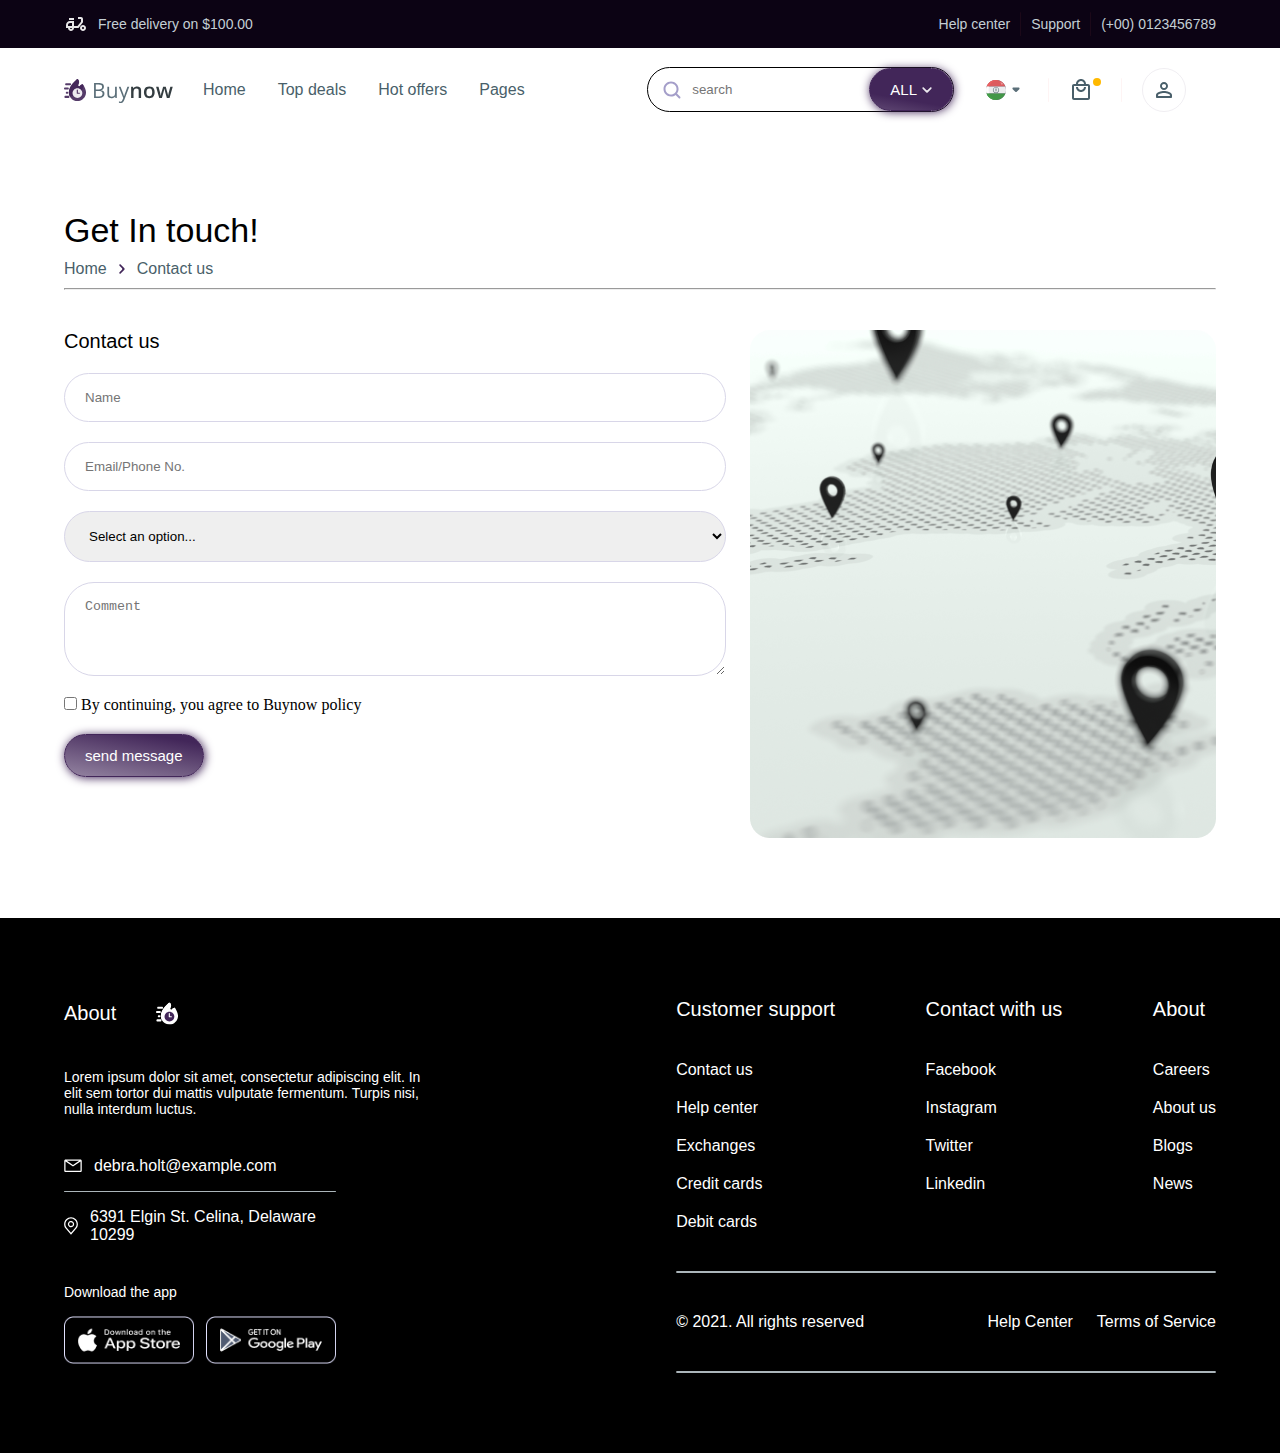
<file: contect-US.html>
<!DOCTYPE html>
<html>

<head>
    <meta charset="UTF-8" />
    <meta name="viewport" content="width=device-width, initial-scale=1.0" />
    <link rel="stylesheet" href="./assets/style/style.css">
    <link rel="stylesheet" href="./assets/style/products.css">
    <link rel="stylesheet" href="./assets/style/help-center.css">
    <link rel="stylesheet" href="./assets/style/contect-US.css">
    <title>HELP-CENTER</title>
</head>

<body>
    <!-- header section start -->
    <header>
        <!-- 1st header start -->
        <section class="header1st-section d-none">
            <div class="container">
                <div class="header1st-f-div">
                    <div class="flex-only">
                        <img src="./assets/icons/1st-header-icon.svg" />
                        <h2 class="header1st-txts">Free delivery on $100.00</h2>
                    </div>
                    <a class="header1st-txts display-none-before" href="./help-center.html">Help center</a>
                    <div class="flex-only display-block-after">
                        <a class="header1st-txts" href="./help-center.html">Help center</a>
                        <img src="./assets/icons/vertical-line.svg" />
                        <a class="header1st-txts" href="./contect-US.html">Support</a>
                        <img src="./assets/icons/vertical-line.svg" />
                        <a class="header1st-txts" href="tel:(+00) 0123456789">(+00) 0123456789</a>
                    </div>
                </div>
            </div>
        </section>
        <!-- 1st header end -->

        <!-- 2nd header start -->
        <section>
            <div class="container">
                <Div class="main-header-section">
                    <div class="buy-now-logo-div">
                        <img class="d-none" src="./assets/icons/main-logo.svg" alt="buy-now" />
                        <img class="filter-btn" src="./assets/icons/left-arrow.svg" />
                        <Div class="menu-items display-block-after">
                            <a class="menu-txt" href="./index.html">Home</a>
                            <a class="menu-txt" href="">Top deals</a>
                            <a class="menu-txt" href="">Hot offers</a>
                            <a class="menu-txt" href="">Pages</a>
                        </Div>
                    </div>
                    <div class="buy-now-logo-div">
                        <div class="search-div display-block-after">
                            <button><img src="./assets/icons/search.svg" /></button>
                            <form class="search-form">
                                <input class="search-input" type="search" placeholder="search" />
                                <button class="all-buttons">ALL<img src="./assets/icons/go-down.svg" /></button>
                            </form>
                        </div>
                        <div class="profile-div display-block-after">
                            <button><img src="./assets/icons/Langauge.svg" /></button>
                            <img src="./assets/icons/vertical-line.svg" />
                            <button><img src="./assets/icons/beg-icon.svg" /></button>
                            <img src="./assets/icons/vertical-line.svg" />
                            <button><img src="./assets/icons/User.svg" /></button>
                        </div>
                        <div class="profile-div">
                            <button class="display-none-before"><img src="./assets/icons/search.svg" /></button>
                            <img class="display-none-before" src="./assets/icons/vertical-line.svg" />
                            <button class="display-none-before"><img src="./assets/icons/beg-icon.svg" /></button>
                            <img class="display-none-before" src="./assets/icons/vertical-line.svg" />
                            <button class="display-none-before"><img src="./assets/icons/menu-btn.svg" /></button>
                        </div>
                    </div>
                </Div>

            </div>
        </section>
        <!-- 2nd header end -->
    </header>
    <!-- header section end -->

    <!-- ===================================================help-center SECTION START=================================================== -->
    <section class="all-sections">
        <div class="container">
            <div>
                <h2 class="h-font all-headings">Get In touch!</h2>
                <div class="flex-gap12 gap-10 d-none">
                    <a class="menu-txt" href="./index.html">Home</a>
                    <img src="./assets/icons/go-btn.svg" />
                    <a class="menu-txt" href="">Contact us</a>
                </div>
            </div>
            <hr class="m-top-15px"/>
            <div class="contact-us-full-div">
                <div> 
                    <h4 class="h-font size-20">Contact us</h4>
                    <form action=""  class="contact-us-form">
                        <input class="contect-us-inputs" type="text"  placeholder="Name"  required/>
                        <input class="contect-us-inputs" type="text" placeholder="Email/Phone No." required>
                        <select class="contect-us-inputs">
                            <option value="">Select an option...</option>
                            <option value="">a</option>
                            <option value="">b</option>
                            <option value="">c</option>
                        </select>
                        <textarea class="contect-us-inputs" placeholder="Comment" rows="4"></textarea>
                        <div>
                            <input  type="checkbox" id="click1"/>
                            <label  for="click1" >By continuing, you agree to Buynow policy</label>
                        </div>
                        <button class="all-buttons">send message</button>
                    </form>
                </div>
                <img class="map-img" src="./assets/images/map.png" />
            </div>
        </div>
    </section>

    <!-- ===================================================help-center SECTION START=================================================== -->

    <!-- footer section html start -->
    <footer class="footer-section f-padding-control">

        <div class="container">
            <div class="footer-all-div">
                <div class="footer-childs">
                    <div class="about-logo">
                        <h2 class="size-20 white1 h-font">About</h2>
                        <img src="./assets/icons/about-logo.svg" />
                    </div>
                    <h4 class="about-para i-font">Lorem ipsum dolor sit amet, consectetur adipiscing elit. In elit sem
                        tortor dui mattis vulputate fermentum. Turpis nisi, nulla interdum luctus.</h4>
                    <div class="location-details">
                        <div class="flex-gap12">
                            <img src="./assets/icons/email-white-logo.svg" />
                            <a class="white1" href="mailto:debra.holt@example.com">debra.holt@example.com</a>
                        </div>
                        <img src="./assets/icons/vertical-line-272px.svg" />
                        <div class="flex-gap12">
                            <img src="./assets/icons/location-white-logo.svg" />
                            <a class="white1" href="https://maps.google.com" target="_blank">6391 Elgin St. Celina,
                                Delaware 10299</a>
                        </div>
                    </div>
                    <div class="location-details">
                        <h4 class="about-para i-font">Download the app</h4>
                        <Div class="apps-div">
                            <button><img src="./assets/images/app-store-btn.png" /></button>
                            <button><img src="./assets/images/google-play-btn.png" /></button>
                        </Div>
                    </div>

                </div>
                <div class="footer-childs">
                    <div class="contect-all-divs flex-column">
                        <div class="contect-all-divs">
                            <div class="contect-divs">
                                <h3 class="size-20 h-font white1">Customer support</h3>
                                <div class="contects">
                                    <a class="contect-childs" href="./contect-US.html">Contact us</a>
                                    <a class="contect-childs" href="./help-center.html">Help center</a>
                                    <a class="contect-childs" href="">Exchanges</a>
                                    <a class="contect-childs" href="">Credit cards</a>
                                    <a class="contect-childs" href="">Debit cards</a>
                                </div>
                            </div>
                            <div class="contect-divs">
                                <h3 class="size-20 h-font white1">Contact with us</h3>
                                <div class="contects">
                                    <a class="contect-childs" href="">Facebook</a>
                                    <a class="contect-childs" href="">Instagram</a>
                                    <a class="contect-childs" href="">Twitter</a>
                                    <a class="contect-childs" href="">Linkedin</a>
                                </div>
                            </div>
                        </div>
                        <div class="contect-divs">
                            <h3 class="size-20 h-font white1">About</h3>
                            <div class="contects flex-row">
                                <div class="contects">
                                    <a class="contect-childs" href="">Careers</a>
                                    <a class="contect-childs" href="">About us</a>
                                </div>
                                <div class="contects">
                                    <a class="contect-childs" href="">Blogs</a>
                                    <a class="contect-childs" href="">News</a>
                                </div>
                            </div>
                        </div>
                    </div>

                    <img src="./assets/icons/vertical-line-272px.svg" />
                    <div class="last-section flex-column">
                        <a class="contect-childs" href="">© 2021. All rights reserved</a>
                        <div class="last-section-child">
                            <a class="contect-childs" href="./help-center.html">Help Center</a>
                            <a class="contect-childs" href="">Terms of Service</a>
                        </div>
                    </div>
                    <img src="./assets/icons/vertical-line-272px.svg" />
                </div>
            </div>
        </div>
    </footer>
    <!-- footer section html end -->
</body>

</html>
</file>
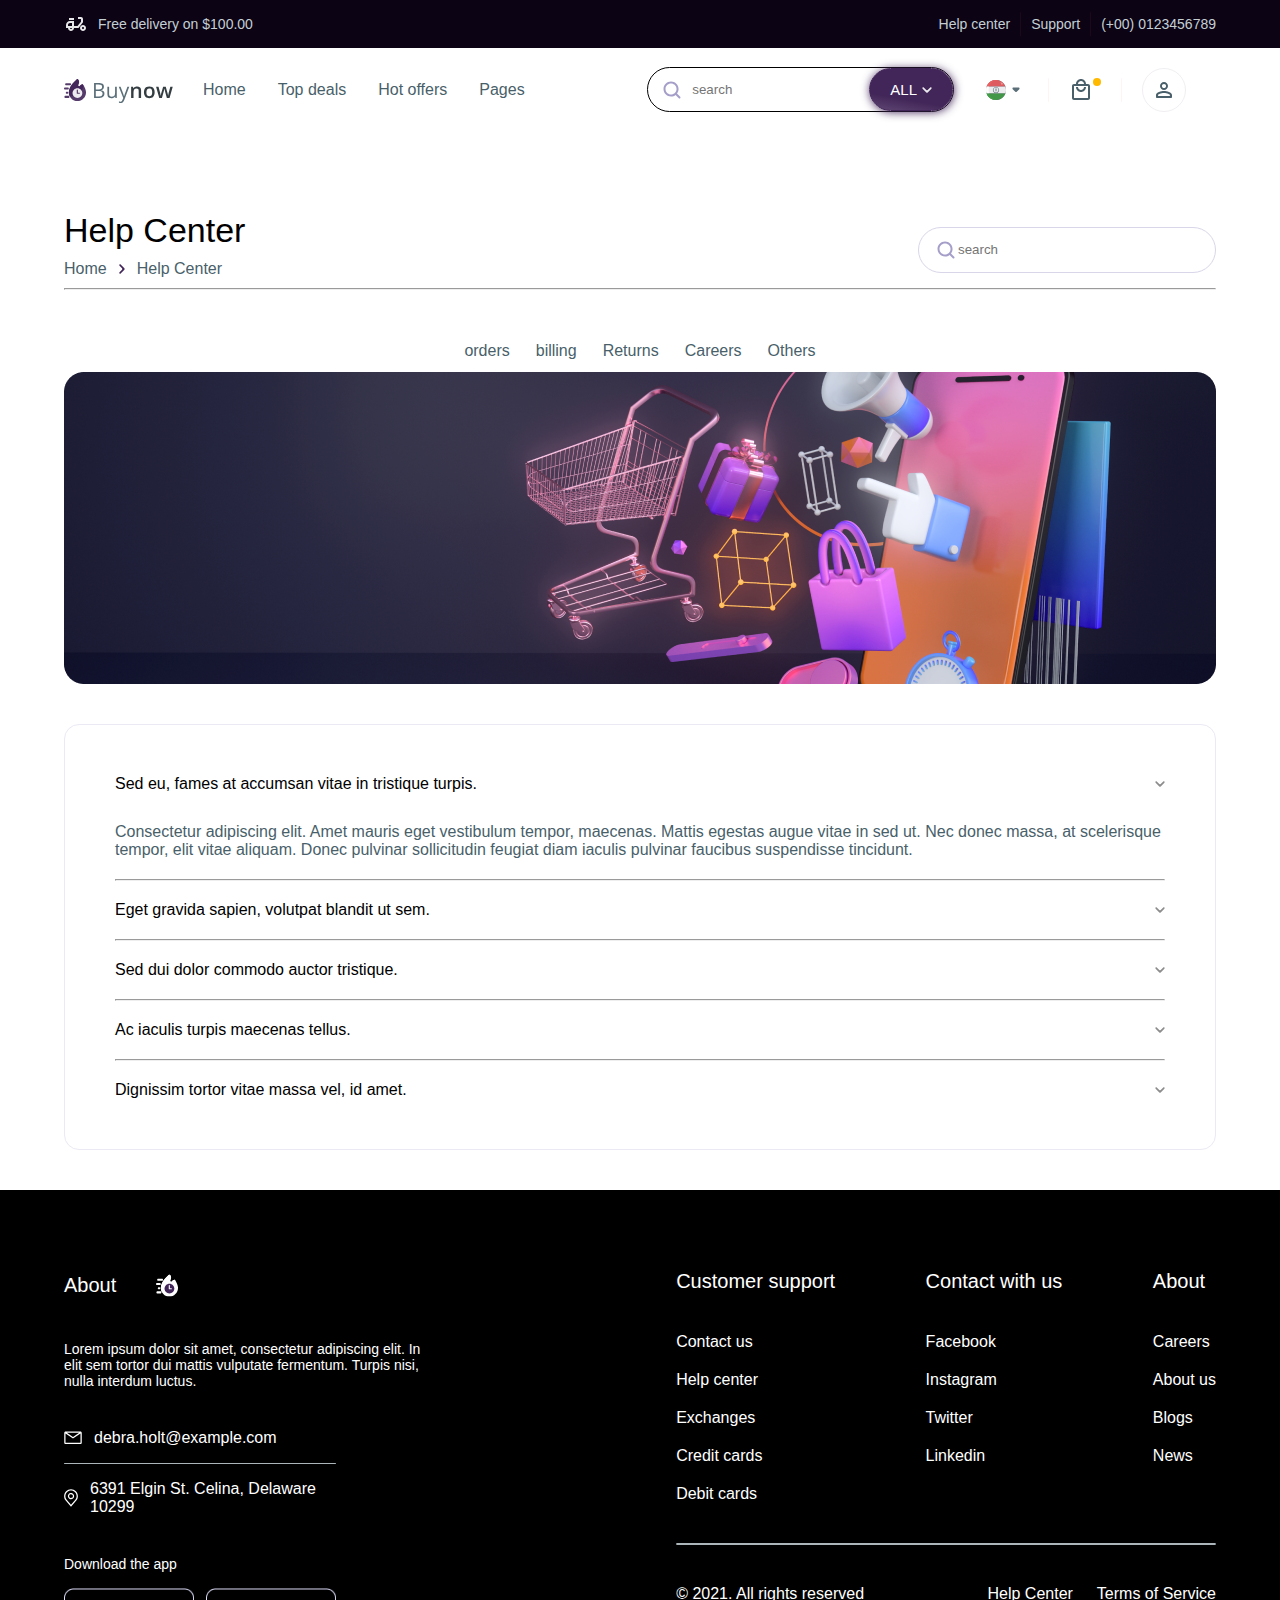
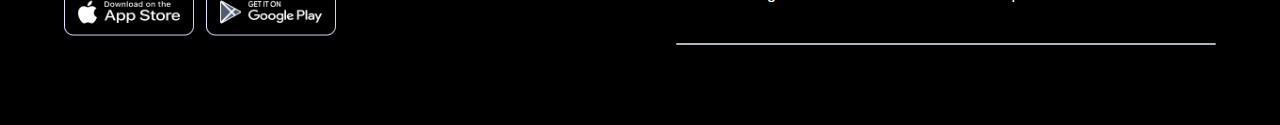
<file: help-center.html>
<!DOCTYPE html>
<html>

<head>
    <meta charset="UTF-8" />
    <meta name="viewport" content="width=device-width, initial-scale=1.0" />
    <link rel="stylesheet" href="./assets/style/style.css">
    <link rel="stylesheet" href="./assets/style/products.css">
    <link rel="stylesheet" href="./assets/style/help-center.css">
    <title>HELP-CENTER</title>
</head>

<body>
    <!-- header section start -->
    <header>
        <!-- 1st header start -->
        <section class="header1st-section d-none">
            <div class="container">
                <div class="header1st-f-div">
                    <div class="flex-only">
                        <img src="./assets/icons/1st-header-icon.svg" />
                        <h2 class="header1st-txts">Free delivery on $100.00</h2>
                    </div>
                    <a class="header1st-txts display-none-before" href="./help-center.html">Help center</a>
                    <div class="flex-only display-block-after">
                        <a class="header1st-txts" href="./help-center.html">Help center</a>
                        <img src="./assets/icons/vertical-line.svg" />
                        <a class="header1st-txts" href="./contect-US.html">Support</a>
                        <img src="./assets/icons/vertical-line.svg" />
                        <a class="header1st-txts" href="tel:(+00) 0123456789">(+00) 0123456789</a>
                    </div>
                </div>
            </div>
        </section>
        <!-- 1st header end -->

        <!-- 2nd header start -->
        <section>
            <div class="container">
                <Div class="main-header-section">
                    <div class="buy-now-logo-div">
                        <img class="d-none" src="./assets/icons/main-logo.svg" alt="buy-now" />
                        <img class="filter-btn" src="./assets/icons/left-arrow.svg" />
                        <Div class="menu-items display-block-after">
                            <a class="menu-txt" href="./index.html">Home</a>
                            <a class="menu-txt" href="">Top deals</a>
                            <a class="menu-txt" href="">Hot offers</a>
                            <a class="menu-txt" href="">Pages</a>
                        </Div>
                    </div>
                    <div class="buy-now-logo-div">
                        <div class="search-div display-block-after">
                            <button><img src="./assets/icons/search.svg" /></button>
                            <form class="search-form">
                                <input class="search-input" type="search" placeholder="search" />
                                <button class="all-buttons">ALL<img src="./assets/icons/go-down.svg" /></button>
                            </form>
                        </div>
                        <div class="profile-div display-block-after">
                            <button><img src="./assets/icons/Langauge.svg" /></button>
                            <img src="./assets/icons/vertical-line.svg" />
                            <button><img src="./assets/icons/beg-icon.svg" /></button>
                            <img src="./assets/icons/vertical-line.svg" />
                            <button><img src="./assets/icons/User.svg" /></button>
                        </div>
                        <div class="profile-div">
                            <button class="display-none-before"><img src="./assets/icons/search.svg" /></button>
                            <img class="display-none-before" src="./assets/icons/vertical-line.svg" />
                            <button class="display-none-before"><img src="./assets/icons/beg-icon.svg" /></button>
                            <img class="display-none-before" src="./assets/icons/vertical-line.svg" />
                            <button class="display-none-before"><img src="./assets/icons/menu-btn.svg" /></button>
                        </div>
                    </div>
                </Div>

            </div>
        </section>
        <!-- 2nd header end -->
    </header>
    <!-- header section end -->

    <!-- ===================================================help-center SECTION START=================================================== -->
    <section class="all-sections">
        <div class="container">
            <div class="s-between">
                <div>
                    <h2 class="h-font all-headings">Help Center</h2>
                    <div class="flex-gap12 gap-10 d-none">
                        <a class="menu-txt" href="./index.html">Home</a>
                        <img src="./assets/icons/go-btn.svg" />
                        <a class="menu-txt" href="">Help Center</a>
                    </div>
                </div>
                <div class="search-div  help_c-search">
                    <form class="search-form ">
                        <button><img src="./assets/icons/search.svg" /></button>
                        <input class="search-input" type="search" placeholder="search" />
                    </form>
                </div>
            </div>
            <hr class="m-top-15px"/>
            <div class="product-types justify-c-center">
                <a class="menu-txt t-underline" href>orders</a>
                <a class="menu-txt t-underline" href>billing</a>
                <a class="menu-txt t-underline" href>Returns</a>
                <a class="menu-txt t-underline" href>Careers</a>
                <a class="menu-txt t-underline" href>Others</a>
            </div>
            <img src="./assets/images/help-center-benner.png"/>
            <div class="help_c-paragraphs-div">
                <details class="category" open>
                    <summary>
                        <h4 class="summary123">Sed eu, fames at accumsan vitae in tristique turpis.</h4><img class="down-svg"
                            src="./assets/icons/down-Vector.svg" />
                    </summary>
                    <p class="menu-txt h_C-paragraphs">Consectetur adipiscing elit. Amet mauris eget vestibulum tempor, maecenas. Mattis egestas augue vitae in sed ut. Nec donec massa, at scelerisque tempor, elit vitae aliquam. Donec pulvinar sollicitudin feugiat diam iaculis pulvinar faucibus suspendisse tincidunt.</p>
                </details>
                <hr class="margin-20-20px"/>
                <details class="category">
                    <summary>
                        <h4 class="summary123">Eget gravida sapien, volutpat blandit ut sem.</h4>
                        <img class="down-svg"src="./assets/icons/down-Vector.svg" />
                    </summary>
                    <p class="menu-txt h_C-paragraphs">Consectetur adipiscing elit. Amet mauris eget vestibulum tempor, maecenas. Mattis egestas augue vitae in sed ut. Nec donec massa, at scelerisque tempor, elit vitae aliquam. Donec pulvinar sollicitudin feugiat diam iaculis pulvinar faucibus suspendisse tincidunt.</p>
                </details>
                <hr class="margin-20-20px"/>
                <details class="category">
                    <summary>
                        <h4 class="summary123">Sed dui dolor commodo auctor tristique.</h4><img class="down-svg"
                            src="./assets/icons/down-Vector.svg" />
                    </summary>
                    <p class="menu-txt h_C-paragraphs">Consectetur adipiscing elit. Amet mauris eget vestibulum tempor, maecenas. Mattis egestas augue vitae in sed ut. Nec donec massa, at scelerisque tempor, elit vitae aliquam. Donec pulvinar sollicitudin feugiat diam iaculis pulvinar faucibus suspendisse tincidunt.</p>
                </details>
                <hr class="margin-20-20px"/>
                <details class="category">
                    <summary>
                        <h4 class="summary123">Ac iaculis turpis maecenas tellus.</h4><img class="down-svg"
                            src="./assets/icons/down-Vector.svg" />
                    </summary>
                    <p class="menu-txt h_C-paragraphs">Consectetur adipiscing elit. Amet mauris eget vestibulum tempor, maecenas. Mattis egestas augue vitae in sed ut. Nec donec massa, at scelerisque tempor, elit vitae aliquam. Donec pulvinar sollicitudin feugiat diam iaculis pulvinar faucibus suspendisse tincidunt.</p>
                </details>
                <hr class="margin-20-20px"/>
                <details class="category">
                    <summary>
                        <h4 class="summary123">Dignissim tortor vitae massa vel, id amet.</h4><img class="down-svg"
                            src="./assets/icons/down-Vector.svg" />
                    </summary>
                    <p class="menu-txt h_C-paragraphs">Consectetur adipiscing elit. Amet mauris eget vestibulum tempor, maecenas. Mattis egestas augue vitae in sed ut. Nec donec massa, at scelerisque tempor, elit vitae aliquam. Donec pulvinar sollicitudin feugiat diam iaculis pulvinar faucibus suspendisse tincidunt.</p>
                </details>
            </div>
        </div>
    </section>
    <!-- ===================================================help-center SECTION START=================================================== -->

    <!-- footer section html start -->
    <footer class="footer-section f-padding-control">

        <div class="container">
            <div class="footer-all-div">
                <div class="footer-childs">
                    <div class="about-logo">
                        <h2 class="size-20 white1 h-font">About</h2>
                        <img src="./assets/icons/about-logo.svg" />
                    </div>
                    <h4 class="about-para i-font">Lorem ipsum dolor sit amet, consectetur adipiscing elit. In elit sem
                        tortor dui mattis vulputate fermentum. Turpis nisi, nulla interdum luctus.</h4>
                    <div class="location-details">
                        <div class="flex-gap12">
                            <img src="./assets/icons/email-white-logo.svg" />
                            <a class="white1" href="mailto:debra.holt@example.com">debra.holt@example.com</a>
                        </div>
                        <img src="./assets/icons/vertical-line-272px.svg" />
                        <div class="flex-gap12">
                            <img src="./assets/icons/location-white-logo.svg" />
                            <a class="white1" href="https://maps.google.com" target="_blank">6391 Elgin St. Celina,
                                Delaware 10299</a>
                        </div>
                    </div>
                    <div class="location-details">
                        <h4 class="about-para i-font">Download the app</h4>
                        <Div class="apps-div">
                            <button><img src="./assets/images/app-store-btn.png" /></button>
                            <button><img src="./assets/images/google-play-btn.png" /></button>
                        </Div>
                    </div>

                </div>
                <div class="footer-childs">
                    <div class="contect-all-divs flex-column">
                        <div class="contect-all-divs">
                            <div class="contect-divs">
                                <h3 class="size-20 h-font white1">Customer support</h3>
                                <div class="contects">
                                    <a class="contect-childs" href="./contect-US.html">Contact us</a>
                                    <a class="contect-childs" href="./help-center.html">Help center</a>
                                    <a class="contect-childs" href="">Exchanges</a>
                                    <a class="contect-childs" href="">Credit cards</a>
                                    <a class="contect-childs" href="">Debit cards</a>
                                </div>
                            </div>
                            <div class="contect-divs">
                                <h3 class="size-20 h-font white1">Contact with us</h3>
                                <div class="contects">
                                    <a class="contect-childs" href="">Facebook</a>
                                    <a class="contect-childs" href="">Instagram</a>
                                    <a class="contect-childs" href="">Twitter</a>
                                    <a class="contect-childs" href="">Linkedin</a>
                                </div>
                            </div>
                        </div>
                        <div class="contect-divs">
                            <h3 class="size-20 h-font white1">About</h3>
                            <div class="contects flex-row">
                                <div class="contects">
                                    <a class="contect-childs" href="">Careers</a>
                                    <a class="contect-childs" href="">About us</a>
                                </div>
                                <div class="contects">
                                    <a class="contect-childs" href="">Blogs</a>
                                    <a class="contect-childs" href="">News</a>
                                </div>
                            </div>
                        </div>
                    </div>

                    <img src="./assets/icons/vertical-line-272px.svg" />
                    <div class="last-section flex-column">
                        <a class="contect-childs" href="">© 2021. All rights reserved</a>
                        <div class="last-section-child">
                            <a class="contect-childs" href="./help-center.html">Help Center</a>
                            <a class="contect-childs" href="">Terms of Service</a>
                        </div>
                    </div>
                    <img src="./assets/icons/vertical-line-272px.svg" />
                </div>
            </div>
        </div>
    </footer>
    <!-- footer section html end -->
</body>

</html>
</file>
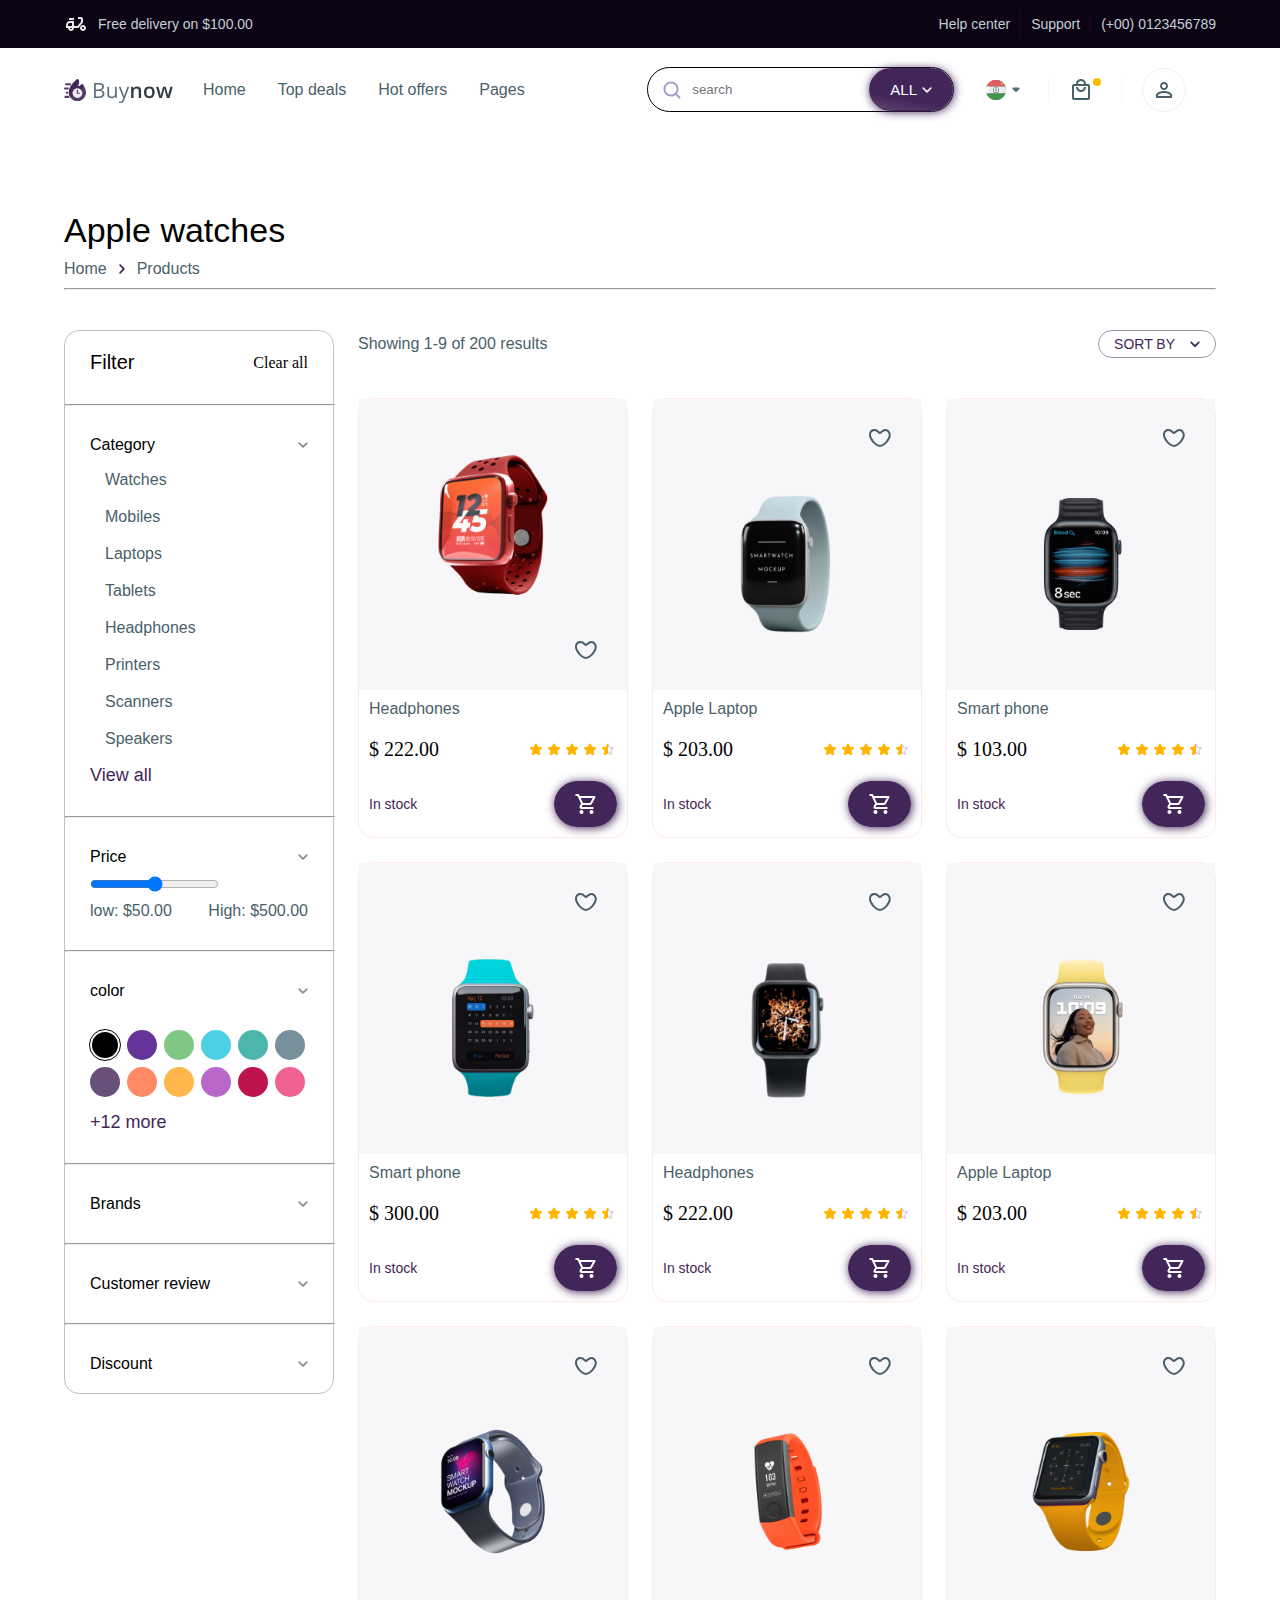
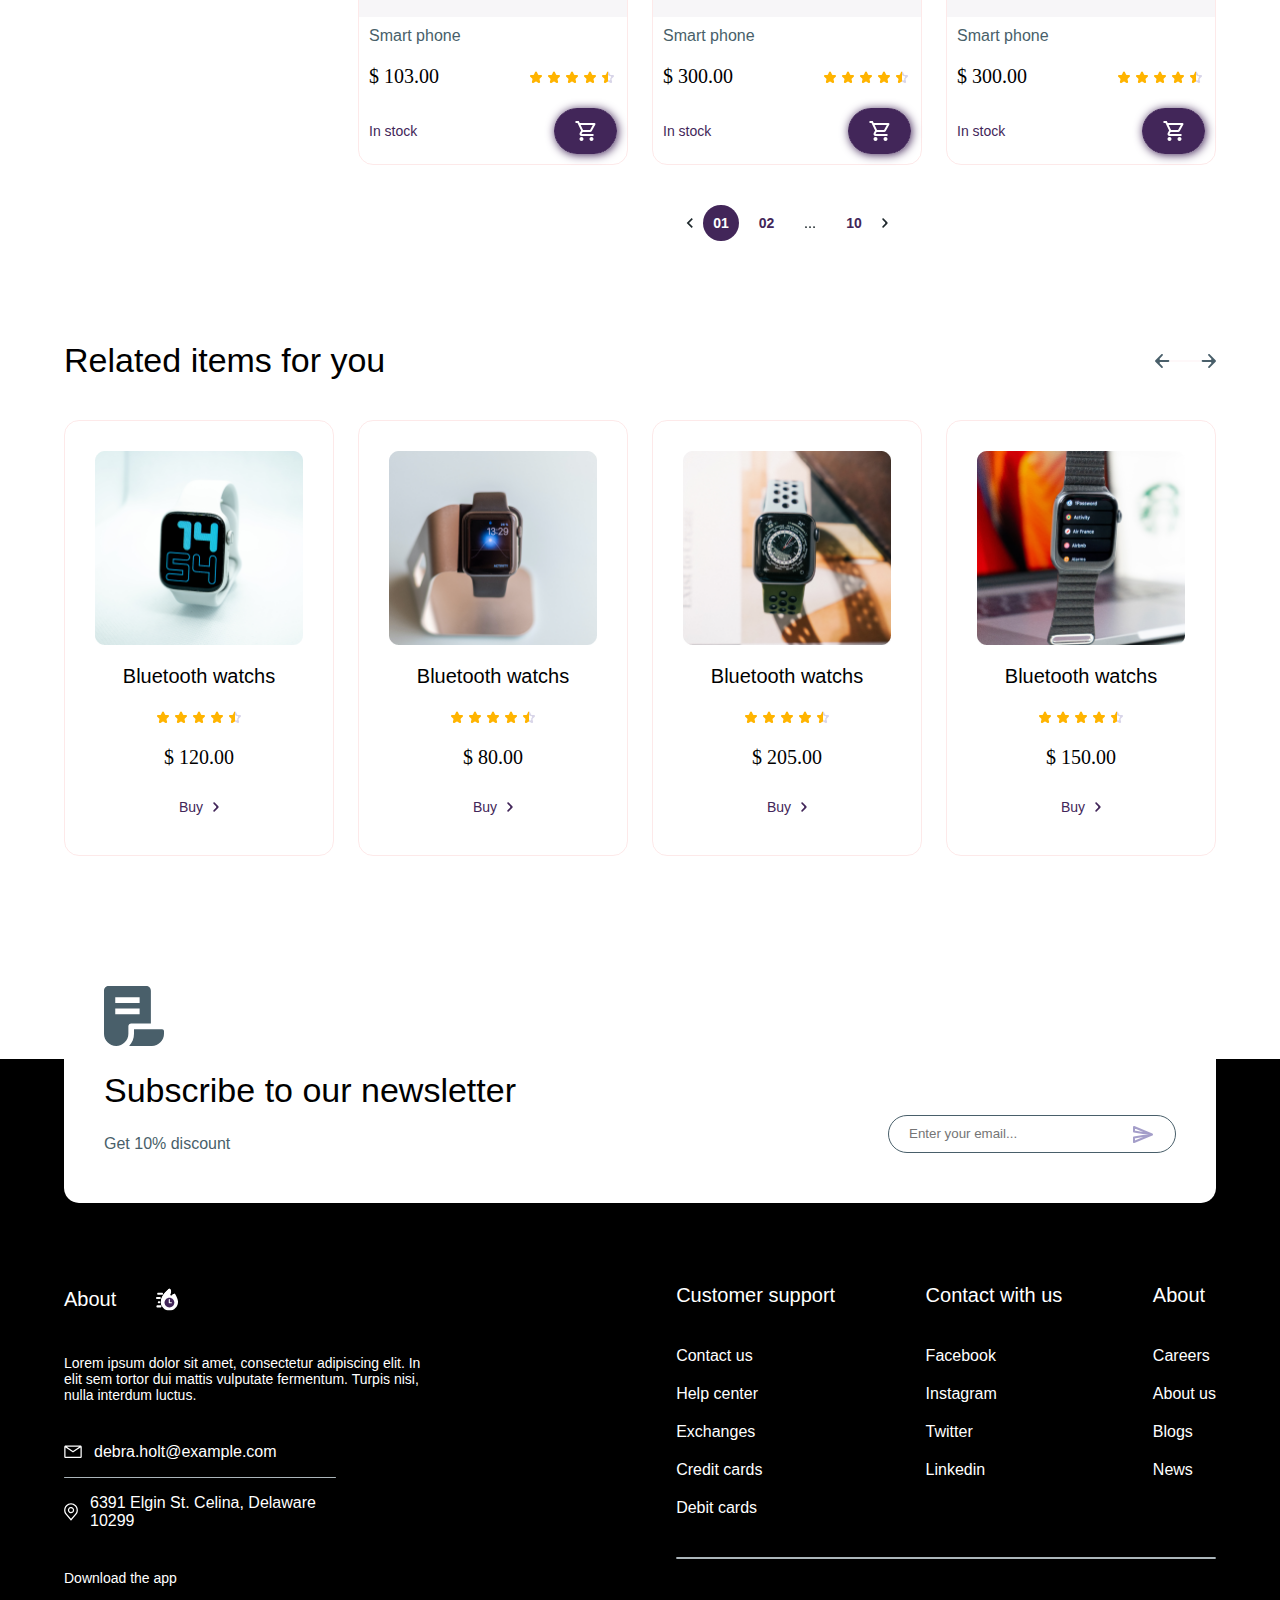
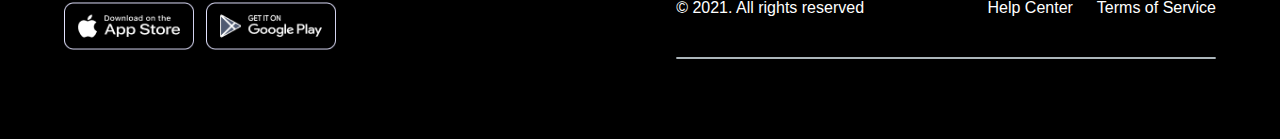
<file: products.html>
<!DOCTYPE html>
<html>

<head>
    <meta charset='utf-8'>
    <meta http-equiv='X-UA-Compatible' content='IE=edge'>
    <title>Smart Watches</title>
    <meta name='viewport' content='width=device-width, initial-scale=1'>
    <link rel="stylesheet" href="./assets/style/style.css">
    <link rel="stylesheet" href="./assets/style/products.css">
    <link rel="stylesheet" href="./assets/style/filter.css">
</head>

<body>
    <!-- header section start -->
    <header>
        <!-- 1st header start -->
        <section class="header1st-section d-none">
            <div class="container">
                <div class="header1st-f-div">
                    <div class="flex-only">
                        <img src="./assets/icons/1st-header-icon.svg" />
                        <h2 class="header1st-txts">Free delivery on $100.00</h2>
                    </div>
                    <a class="header1st-txts display-none-before" href="./help-center.html">Help center</a>
                    <div class="flex-only display-block-after">
                        <a class="header1st-txts" href="./help-center.html">Help center</a>
                        <img src="./assets/icons/vertical-line.svg" />
                        <a class="header1st-txts" href="./contect-US.html">Support</a>
                        <img src="./assets/icons/vertical-line.svg" />
                        <a class="header1st-txts" href="tel:(+00) 0123456789">(+00) 0123456789</a>
                    </div>
                </div>
            </div>
        </section>
        <!-- 1st header end -->

        <!-- 2nd header start -->
        <section>
            <div class="container">
                <Div class="main-header-section">
                    <div class="buy-now-logo-div">
                        <img class="d-none" src="./assets/icons/main-logo.svg" alt="buy-now" />
                        <img class="filter-btn" src="./assets/icons/left-arrow.svg" />
                        <Div class="menu-items display-block-after">
                            <a class="menu-txt" href="./index.html">Home</a>
                            <a class="menu-txt" href="">Top deals</a>
                            <a class="menu-txt" href="">Hot offers</a>
                            <a class="menu-txt" href="">Pages</a>
                        </Div>
                    </div>
                    <div class="buy-now-logo-div">
                        <div class="search-div display-block-after">
                            <button><img src="./assets/icons/search.svg" /></button>
                            <form class="search-form">
                                <input class="search-input" type="search" placeholder="search" />
                                <button class="all-buttons">ALL<img src="./assets/icons/go-down.svg" /></button>
                            </form>
                        </div>
                        <div class="profile-div display-block-after">
                            <button><img src="./assets/icons/Langauge.svg" /></button>
                            <img src="./assets/icons/vertical-line.svg" />
                            <button><img src="./assets/icons/beg-icon.svg" /></button>
                            <img src="./assets/icons/vertical-line.svg" />
                            <button><img src="./assets/icons/User.svg" /></button>
                        </div>
                        <div class="profile-div">
                            <button class="display-none-before"><img src="./assets/icons/search.svg" /></button>
                            <img class="display-none-before" src="./assets/icons/vertical-line.svg" />
                            <button class="display-none-before"><img src="./assets/icons/beg-icon.svg" /></button>
                            <img class="display-none-before" src="./assets/icons/vertical-line.svg" />
                            <button class="display-none-before"><img src="./assets/icons/menu-btn.svg" /></button>
                        </div>
                    </div>
                </Div>

            </div>
        </section>
        <!-- 2nd header end -->
    </header>
    <!-- header section end -->

    <!-- ===================================================PROCUCT SECTION START=================================================== -->
    <section class="all-sections">
        <div class="container">
            <h2 class="h-font all-headings">Apple watches</h2>
            <div class="flex-gap12 gap-10 d-none">
                <a class="menu-txt" href="./index.html">Home</a>
                <img src="./assets/icons/go-btn.svg" />
                <a class="menu-txt" href="">Products</a>
            </div>
            <hr class="m-top-15px"/>
            <div class="full-div">
                <div class="menu-section d-none">
                    <div class="nenu-s-header">
                        <h2 class="h-font size-20">Filter</h2>
                        <a href="">Clear all</a>
                    </div>
                    <hr class="m-hr" />
                    <details class="category" open>
                        <summary>
                            <h4 class="summary123">Category</h4><img class="down-svg"
                                src="./assets/icons/down-Vector.svg" />
                        </summary>
                        <div class="category-div">
                            <button class="menu-txt hover-effect">Watches</button>
                            <button class="menu-txt hover-effect">Mobiles</button>
                            <button class="menu-txt hover-effect">Laptops</button>
                            <button class="menu-txt hover-effect">Tablets</button>
                            <button class="menu-txt hover-effect">Headphones</button>
                            <button class="menu-txt hover-effect">Printers</button>
                            <button class="menu-txt hover-effect">Scanners</button>
                            <button class="menu-txt hover-effect">Speakers</button>
                        </div>
                        <button class="m-View-all-btn">View all</button>
                    </details>
                    <hr class="m-hr">
                    <details class="category" open>
                        <summary>
                            <h4 class="summary123">Price</h4><img class="down-svg"
                                src="./assets/icons/down-Vector.svg" />
                        </summary>
                        <div class="category-div">
                            <input type="range" />
                        </div>
                        <div class="price">
                            <p class="menu-txt">low: $50.00</p>
                            <p class="menu-txt">High: $500.00</p>
                        </div>
                    </details>
                    <hr class="m-hr">
                    <details class="category" open>
                        <summary>
                            <h4 class="summary123">color</h4><img class="down-svg"
                                src="./assets/icons/down-Vector.svg" />
                        </summary>
                        <div class="category-div">
                            <form class="div1">
                                <input class="div3" id="a1" type="radio" name="asdf" checked/>
                                <label class="div2" for="a1">
                                    <div class="colors color1"></div>
                                </label>
                                <input class="div3" id="a2" type="radio" name="asdf" />
                                <label class="div2" for="a2">
                                    <div class="colors color2"></div>
                                </label>
                                <input class="div3" id="a3" type="radio" name="asdf" />
                                <label class="div2" for="a3">
                                    <div class="colors color3"></div>
                                </label>
                                <input class="div3" id="a4" type="radio" name="asdf" />
                                <label class="div2" for="a4">
                                    <div class="colors color4"></div>
                                </label>
                                <input class="div3" id="a5" type="radio" name="asdf" />
                                <label class="div2" for="a5">
                                    <div class="colors color5"></div>
                                </label>
                                <input class="div3" id="a6" type="radio" name="asdf" />
                                <label class="div2" for="a6">
                                    <div class="colors color6"></div>
                                </label>
                                <input class="div3" id="a7" type="radio" name="asdf" />
                                <label class="div2" for="a7">
                                    <div class="colors color7"></div>
                                </label>
                                <input class="div3" id="a8" type="radio" name="asdf" />
                                <label class="div2" for="a8">
                                    <div class="colors color8"></div>
                                </label>
                                <input class="div3" id="a9" type="radio" name="asdf" />
                                <label class="div2" for="a9">
                                    <div class="colors color9"></div>
                                </label>
                                <input class="div3" id="a10" type="radio" name="asdf" />
                                <label class="div2" for="a10">
                                    <div class="colors color10"></div>
                                </label>
                                <input class="div3" id="a11" type="radio" name="asdf" />
                                <label class="div2" for="a11">
                                    <div class="colors color11"></div>
                                </label>
                                <input class="div3" id="a12" type="radio" name="asdf" />
                                <label class="div2" for="a12">
                                    <div class="colors color12"></div>
                                </label>
                            </form>
                            <button class="m-View-all-btn">+12 more</button>
                        </div>
                    </details>
                    <hr class="m-hr" />
                    <details class="category">
                        <summary>
                            <h4 class="summary123">Brands</h4><img class="down-svg"
                                src="./assets/icons/down-Vector.svg" />
                        </summary>
                    </details>
                    <hr class="m-hr" />
                    <details class="category">
                        <summary>
                            <h4 class="summary123">Customer review</h4>
                            <img class="down-svg"src="./assets/icons/down-Vector.svg" />
                        </summary>
                    </details>
                    <hr class="m-hr" />
                    <details class="category">
                        <summary>
                            <h4 class="summary123">Discount</h4><img class="down-svg"
                                src="./assets/icons/down-Vector.svg" />
                        </summary>
                    </details>
                </div>
                <!-- ===============watches section start=============== -->
                <div class="all-watches">
                    <div class="showing-results flex-column-reverse">
                        <h6 class="menu-txt">Showing 1-9 of 200 results</h6>
                        <div class="showing-results">
                            <button class="sort-by-bnt filter-btn show-filter">FILTER<img src="./assets/icons/perpal-down-btn.svg" /></button>
                            <button class="sort-by-bnt">SORT BY<img src="./assets/icons/perpal-down-btn.svg" /></button>
                        </div>
                    </div>
                    <!---------------------------------------------- this -->
                    <div class="all-grids-4 product-watches">
                        <div class="all-divs-border">
                            <div class="padding-30 b-color">
                                <img src="./assets/images/watches/watch-no-1.png" />
                                <button class="heart-icon"><img src="./assets/icons/heart-icon.svg" /></button>
                            </div>
                            <h4 class="menu-txt padding-10">Headphones</h4>
                            <div class="featured-p-heading padding-10">
                                <p class="size-20">$ 222.00</p>
                                <img src="./assets/icons/Rating.svg" />
                            </div>
                            <div class="featured-p-heading padding-10">
                                <p class="in-stock-txt i-font">In stock</p>
                                <div class="btn">
                                    <button class="all-buttons btn123"><img
                                            src="./assets/icons/shop-icon.svg" /></button>
                                    <button class="all-buttons btn321">ADD CART</button>
                                </div>
                            </div>
                        </div>
                        <div class="all-divs-border">
                            <div class="padding-30 b-color">
                                <button class="heart-icon"><img src="./assets/icons/heart-icon.svg" /></button>
                                <img src="./assets/images/watches/watch-no-2.png" />
                            </div>
                            <h4 class="menu-txt padding-10">Apple Laptop</h4>
                            <div class="featured-p-heading padding-10">
                                <p class="size-20">$ 203.00</p>
                                <img src="./assets/icons/Rating.svg" />
                            </div>
                            <div class="featured-p-heading padding-10">
                                <p class="in-stock-txt i-font">In stock</p>
                                <div class="btn">
                                    <button class="all-buttons btn123"><img
                                            src="./assets/icons/shop-icon.svg" /></button>
                                    <button class="all-buttons btn321">ADD CART</button>
                                </div>
                            </div>
                        </div>
                        <div class="all-divs-border">
                            <div class="padding-30 b-color">
                                <button class="heart-icon"><img src="./assets/icons/heart-icon.svg" /></button>
                                <img src="./assets/images/watches/watch-no-3.png" />
                            </div>
                            <h4 class="menu-txt padding-10">Smart phone</h4>
                            <div class="featured-p-heading padding-10">
                                <p class="size-20">$ 103.00</p>
                                <img src="./assets/icons/Rating.svg" />
                            </div>
                            <div class="featured-p-heading padding-10">
                                <p class="in-stock-txt i-font">In stock</p>
                                <div class="btn">
                                    <button class="all-buttons btn123"><img
                                            src="./assets/icons/shop-icon.svg" /></button>
                                    <button class="all-buttons btn321">ADD CART</button>
                                </div>
                            </div>
                        </div>
                        <div class="all-divs-border">
                            <div class="padding-30 b-color">
                                <button class="heart-icon"><img src="./assets/icons/heart-icon.svg" /></button>
                                <img src="./assets/images/watches/watch-no-4.png" />
                            </div>
                            <h4 class="menu-txt padding-10">Smart phone</h4>
                            <div class="featured-p-heading padding-10">
                                <p class="size-20">$ 300.00</p>
                                <img src="./assets/icons/Rating.svg" />
                            </div>
                            <div class="featured-p-heading padding-10">
                                <p class="in-stock-txt i-font">In stock</p>
                                <div class="btn">
                                    <button class="all-buttons btn123"><img
                                            src="./assets/icons/shop-icon.svg" /></button>
                                    <button class="all-buttons btn321">ADD CART</button>
                                </div>
                            </div>
                        </div>
                        <div class="all-divs-border">
                            <div class="padding-30 b-color">
                                <button class="heart-icon"><img src="./assets/icons/heart-icon.svg" /></button>
                                <img src="./assets/images/watches/watch-no-5.png" />
                            </div>
                            <h4 class="menu-txt padding-10">Headphones</h4>
                            <div class="featured-p-heading padding-10">
                                <p class="size-20">$ 222.00</p>
                                <img src="./assets/icons/Rating.svg" />
                            </div>
                            <div class="featured-p-heading padding-10">
                                <p class="in-stock-txt i-font">In stock</p>
                                <div class="btn">
                                    <button class="all-buttons btn123"><img
                                            src="./assets/icons/shop-icon.svg" /></button>
                                    <button class="all-buttons btn321">ADD CART</button>
                                </div>
                            </div>
                        </div>
                        <div class="all-divs-border">
                            <div class="padding-30 b-color">
                                <button class="heart-icon"><img src="./assets/icons/heart-icon.svg" /></button>
                                <img src="./assets/images/watches/watch-no-6.png" />
                            </div>
                            <h4 class="menu-txt padding-10">Apple Laptop</h4>
                            <div class="featured-p-heading padding-10">
                                <p class="size-20">$ 203.00</p>
                                <img src="./assets/icons/Rating.svg" />
                            </div>
                            <div class="featured-p-heading padding-10">
                                <p class="in-stock-txt i-font">In stock</p>
                                <div class="btn">
                                    <button class="all-buttons btn123"><img
                                            src="./assets/icons/shop-icon.svg" /></button>
                                    <button class="all-buttons btn321">ADD CART</button>
                                </div>
                            </div>
                        </div>
                        <div class="all-divs-border">
                            <div class="padding-30 b-color">
                                <button class="heart-icon"><img src="./assets/icons/heart-icon.svg" /></button>
                                <img src="./assets/images/watches/watch-no-7.png" />
                            </div>
                            <h4 class="menu-txt padding-10">Smart phone</h4>
                            <div class="featured-p-heading padding-10">
                                <p class="size-20">$ 103.00</p>
                                <img src="./assets/icons/Rating.svg" />
                            </div>
                            <div class="featured-p-heading padding-10">
                                <p class="in-stock-txt i-font">In stock</p>
                                <div class="btn">
                                    <button class="all-buttons btn123"><img
                                            src="./assets/icons/shop-icon.svg" /></button>
                                    <button class="all-buttons btn321">ADD CART</button>
                                </div>
                            </div>
                        </div>
                        <div class="all-divs-border">
                            <div class="padding-30 b-color">
                                <button class="heart-icon"><img src="./assets/icons/heart-icon.svg" /></button>
                                <img src="./assets/images/watches/watch-no-8.png" />
                            </div>
                            <h4 class="menu-txt padding-10">Smart phone</h4>
                            <div class="featured-p-heading padding-10">
                                <p class="size-20">$ 300.00</p>
                                <img src="./assets/icons/Rating.svg" />
                            </div>
                            <div class="featured-p-heading padding-10">
                                <p class="in-stock-txt i-font">In stock</p>
                                <div class="btn">
                                    <button class="all-buttons btn123"><img
                                            src="./assets/icons/shop-icon.svg" /></button>
                                    <button class="all-buttons btn321">ADD CART</button>
                                </div>
                            </div>
                        </div>
                        <div class="all-divs-border">
                            <div class="padding-30 b-color">
                                <button class="heart-icon"><img src="./assets/icons/heart-icon.svg" /></button>
                                <img src="./assets/images/watches/watch-no-9.png" />
                            </div>
                            <h4 class="menu-txt padding-10">Smart phone</h4>
                            <div class="featured-p-heading padding-10">
                                <p class="size-20">$ 300.00</p>
                                <img src="./assets/icons/Rating.svg" />
                            </div>
                            <div class="featured-p-heading padding-10">
                                <p class="in-stock-txt i-font">In stock</p>
                                <div class="btn">
                                    <button class="all-buttons btn123"><img
                                            src="./assets/icons/shop-icon.svg" /></button>
                                    <button class="all-buttons btn321">ADD CART</button>
                                </div>
                            </div>
                        </div>
                    </div>
                    <div class="next">
                        <img src="./assets/icons/left-arrow.svg" />
                        <button class="n-btns btn_1">01</button>
                        <button class="n-btns btn-o">02</button>
                        <img src="./assets/icons/three_dot-vertical.svg" />
                        <button class="n-btns btn-o">10</button>
                        <img src="./assets/icons/right-arrow.svg" />
                    </div>
                    <!------------------------------------ this -->
                </div>
                <!-- ===============watches section End=============== -->
            </div>
        </div>
    </section>
                <!-- ===============filter section End=============== -->

                <div class="fill-main-div">
                    <div class="filter-header padding_20">
                      <h2 class="h-font size-20">Filter</h2>
                      <button class="close-btn"><img src="./assets/icons/crose-btn.svg" /></button>
                    </div>
                    <hr />
                    <details class="category padding_20" open>
                      <summary>
                        <h4 class="summary123">Top deals</h4><img class="down-svg" src="./assets/icons/down-Vector.svg" />
                      </summary>
                      <div class="category-div filter-wrap">
                        <button class="menu-txt hover-effect">All deals</button>
                        <button class="menu-txt hover-effect">Today deals</button>
                        <button class="menu-txt hover-effect">Upcoming deals</button>
                        <button class="menu-txt hover-effect">Available products
                          only</button>
                      </div>
                    </details>
                    <hr />
                    <details class="category padding_20" open>
                      <summary>
                        <h4 class="summary123">Category</h4><img class="down-svg" src="./assets/icons/down-Vector.svg" />
                      </summary>
                      <div class="category-div filter-wrap">
                        <button class="menu-txt hover-effect">Watches</button>
                        <button class="menu-txt hover-effect">Mobiles</button>
                        <button class="menu-txt hover-effect">Laptops</button>
                        <button class="menu-txt hover-effect">Tablets</button>
                        <button class="menu-txt hover-effect">Headphones</button>
                        <button class="menu-txt hover-effect">Printers</button>
                        <button class="menu-txt hover-effect">Scanners</button>
                        <button class="menu-txt hover-effect">Speakers</button>
                      </div>
                      <button class="m-View-all-btn">View all</button>
                    </details>
                    <hr>
                    <details class="category padding_20" open>
                      <summary>
                        <h4 class="summary123">Price</h4><img class="down-svg" src="./assets/icons/down-Vector.svg" />
                      </summary>
                      <div class="category-div">
                        <input type="range" />
                      </div>
                      <div class="price">
                        <p class="menu-txt">low: $50.00</p>
                        <p class="menu-txt">High: $500.00</p>
                      </div>
                    </details>
                    <hr>
                    <details class="category padding_20" open>
                      <summary>
                        <h4 class="summary123">color</h4><img class="down-svg" src="./assets/icons/down-Vector.svg" />
                      </summary>
                      <div class="category-div">
                        <form class="div1">
                          <input class="div3" id="a1" type="radio" name="asdf" checked />
                          <label class="div2" for="a1">
                            <div class="colors color1"></div>
                          </label>
                          <input class="div3" id="a2" type="radio" name="asdf" />
                          <label class="div2" for="a2">
                            <div class="colors color2"></div>
                          </label>
                          <input class="div3" id="a3" type="radio" name="asdf" />
                          <label class="div2" for="a3">
                            <div class="colors color3"></div>
                          </label>
                          <input class="div3" id="a4" type="radio" name="asdf" />
                          <label class="div2" for="a4">
                            <div class="colors color4"></div>
                          </label>
                          <input class="div3" id="a5" type="radio" name="asdf" />
                          <label class="div2" for="a5">
                            <div class="colors color5"></div>
                          </label>
                          <input class="div3" id="a6" type="radio" name="asdf" />
                          <label class="div2" for="a6">
                            <div class="colors color6"></div>
                          </label>
                          <input class="div3" id="a7" type="radio" name="asdf" />
                          <label class="div2" for="a7">
                            <div class="colors color7"></div>
                          </label>
                          <input class="div3" id="a8" type="radio" name="asdf" />
                          <label class="div2" for="a8">
                            <div class="colors color8"></div>
                          </label>
                          <input class="div3" id="a9" type="radio" name="asdf" />
                          <label class="div2" for="a9">
                            <div class="colors color9"></div>
                          </label>
                          <input class="div3" id="a10" type="radio" name="asdf" />
                          <label class="div2" for="a10">
                            <div class="colors color10"></div>
                          </label>
                          <input class="div3" id="a11" type="radio" name="asdf" />
                          <label class="div2" for="a11">
                            <div class="colors color11"></div>
                          </label>
                          <input class="div3" id="a12" type="radio" name="asdf" />
                          <label class="div2" for="a12">
                            <div class="colors color12"></div>
                          </label>
                        </form>
                        <button class="m-View-all-btn">+12 more</button>
                      </div>
                    </details>
                    <hr>
                    <details class="category padding_20">
                      <summary>
                        <h4 class="summary123">Brands</h4><img class="down-svg" src="./assets/icons/down-Vector.svg" />
                      </summary>
                    </details>
                    <hr>
                    <details class="category padding_20">
                      <summary>
                        <h4 class="summary123">Customer review</h4>
                        <img class="down-svg" src="./assets/icons/down-Vector.svg" />
                      </summary>
                    </details>
                    <hr>
                    <details class="category padding_20">
                      <summary>
                        <h4 class="summary123">Discount</h4><img class="down-svg" src="./assets/icons/down-Vector.svg" />
                      </summary>
                    </details>
                    <hr>
                    <div class="filter-header padding_20">
                      <button class="all-buttons filter-btns">CLEAR ALL</button>
                      <button class="all-buttons filter-btns">APPLY</button>
                    </div>
                  </div>
                  <div class="overlay"></div>
                <!-- ===============filter section end=============== -->


    <!-- ===================================================PROCUCT SECTION END=================================================== -->

    <!-- BEST-SELLING PRODUCT SECTION HTML START -->
    <section class="all-sections">
        <div class="container">
            <div class="featured-p-heading">
                <h2 class="h-font all-headings">Related items for you</h2>
                <div class="featured-p-heading">
                    <button><img src="./assets/icons/back.svg" /></button>
                    <img src="./assets/icons/vertical-line-31px.svg" />
                    <button><img src="./assets/icons/next.svg" /></button>
                </div>
            </div>
            <div class="all-grids-4">
                <div class="padding-30 all-divs-border">
                    <img src="./assets/images/best-s-product-3.png" />
                    <h3 class="h-font size-20">Bluetooth watchs</h3>
                    <img src="./assets/icons/Rating.svg" />
                    <p class="size-20">$ 120.00</p>
                    <button class="view-all-btn"> Buy <img src="./assets/icons/go-btn.svg" /></button>
                </div>
                <div class="padding-30 all-divs-border">
                    <img src="./assets/images/best-s-product-2.png" />
                    <h3 class="h-font size-20">Bluetooth watchs</h3>
                    <img src="./assets/icons/Rating.svg" />
                    <p class="size-20">$ 80.00</p>
                    <button class="view-all-btn"> Buy <img src="./assets/icons/go-btn.svg" /></button>
                </div>
                <div class="padding-30 all-divs-border">
                    <img src="./assets/images/best-s-product-9.png" />
                    <h3 class="h-font size-20">Bluetooth watchs</h3>
                    <img src="./assets/icons/Rating.svg" />
                    <p class="size-20">$ 205.00</p>
                    <button class="view-all-btn"> Buy <img src="./assets/icons/go-btn.svg" /></button>
                </div>
                <div class="padding-30 all-divs-border">
                    <img src="./assets/images/best-s-product-1.png" />
                    <h3 class="h-font size-20">Bluetooth watchs</h3>
                    <img src="./assets/icons/Rating.svg" />
                    <p class="size-20">$ 150.00</p>
                    <button class="view-all-btn"> Buy <img src="./assets/icons/go-btn.svg" /></button>
                </div>
            </div>
        </div>
    </section>
    <!-- BEST-SELLING PRODUCT SECTION HTML END -->
    <!-- newsletter section start -->
    <section class="all-sections">
        <div class="container">
            <div class="newsletter-f-div">
                <div class="newsletter-details">
                    <img class="newsletter-logo" src="./assets/icons/Newsletter-1.svg" />
                    <h2 class="all-headings">Subscribe to our newsletter</h2>
                    <h4 class="menu-txt">Get 10% discount</h4>
                </div>
                <form class="email123">
                    <input type="email" name="email" placeholder="Enter your email..." />
                    <button><img src="./assets/icons/send-btn.svg" /></button>
                </form>
            </div>
        </div>
    </section>
    <!-- newsletter section end -->
    <!-- footer section html start -->
    <footer class="footer-section">

        <div class="container">
            <div class="footer-all-div">
                <div class="footer-childs">
                    <div class="about-logo">
                        <h2 class="size-20 white1 h-font">About</h2>
                        <img src="./assets/icons/about-logo.svg" />
                    </div>
                    <h4 class="about-para i-font">Lorem ipsum dolor sit amet, consectetur adipiscing elit. In elit sem
                        tortor dui mattis vulputate fermentum. Turpis nisi, nulla interdum luctus.</h4>
                    <div class="location-details">
                        <div class="flex-gap12">
                            <img src="./assets/icons/email-white-logo.svg" />
                            <a class="white1" href="mailto:debra.holt@example.com">debra.holt@example.com</a>
                        </div>
                        <img src="./assets/icons/vertical-line-272px.svg" />
                        <div class="flex-gap12">
                            <img src="./assets/icons/location-white-logo.svg" />
                            <a class="white1" href="https://maps.google.com" target="_blank">6391 Elgin St. Celina,
                                Delaware 10299</a>
                        </div>
                    </div>
                    <div class="location-details">
                        <h4 class="about-para i-font">Download the app</h4>
                        <Div class="apps-div">
                            <button><img src="./assets/images/app-store-btn.png" /></button>
                            <button><img src="./assets/images/google-play-btn.png" /></button>
                        </Div>
                    </div>

                </div>
                <div class="footer-childs">
                    <div class="contect-all-divs flex-column">
                        <div class="contect-all-divs">
                            <div class="contect-divs">
                                <h3 class="size-20 h-font white1">Customer support</h3>
                                <div class="contects">
                                    <a class="contect-childs" href="./contect-US.html">Contact us</a>
                                    <a class="contect-childs" href="./help-center.html">Help center</a>
                                    <a class="contect-childs" href="">Exchanges</a>
                                    <a class="contect-childs" href="">Credit cards</a>
                                    <a class="contect-childs" href="">Debit cards</a>
                                </div>
                            </div>
                            <div class="contect-divs">
                                <h3 class="size-20 h-font white1">Contact with us</h3>
                                <div class="contects">
                                    <a class="contect-childs" href="">Facebook</a>
                                    <a class="contect-childs" href="">Instagram</a>
                                    <a class="contect-childs" href="">Twitter</a>
                                    <a class="contect-childs" href="">Linkedin</a>
                                </div>
                            </div>
                        </div>
                        <div class="contect-divs">
                            <h3 class="size-20 h-font white1">About</h3>
                            <div class="contects flex-row">
                                <div class="contects">
                                    <a class="contect-childs" href="">Careers</a>
                                    <a class="contect-childs" href="">About us</a>
                                </div>
                                <div class="contects">
                                    <a class="contect-childs" href="">Blogs</a>
                                    <a class="contect-childs" href="">News</a>
                                </div>
                            </div>
                        </div>
                    </div>

                    <img src="./assets/icons/vertical-line-272px.svg" />
                    <div class="last-section flex-column">
                        <a class="contect-childs" href="">© 2021. All rights reserved</a>
                        <div class="last-section-child">
                            <a class="contect-childs" href="./help-center.html">Help Center</a>
                            <a class="contect-childs" href="">Terms of Service</a>
                        </div>
                    </div>
                    <img src="./assets/icons/vertical-line-272px.svg" />
                </div>
            </div>
        </div>
    </footer>
    <!-- footer section html end -->
     <script src="./index.js"></script>
</body>

</html>
</file>
<file: assets/style/style.css>
* {
    margin: 0;
    padding: 0;
    box-sizing: border-box;
  }
  
  .container {
    max-width: 1202px;
    width: 100%;
    padding: 0 25px;
    margin: 0 auto;
  }
  
  button {
    outline: none;
    border: none;
    background: transparent;
    display: inline-block;
    cursor: pointer;
  }
  
  a {
    text-decoration: none;
    color: black;
  }
  
  img {
    max-width: 100%;
    display: block;
  }
  
  input {
    border: none;
    outline: none;
    background: transparent;
  }
  /* common css start */
  .t-align{
    text-align: center;
  }
  .all-sections{
    margin-top: 80px;
  }
  .h-font{
    font-family: "Heebo", sans-serif;
    font-weight: normal;
  }
  .i-font{
    font-family: "Inter", sans-serif;
    font-weight: normal;
  }
  .size-20{
    font-size: 20px;
    color: black;
  }
  .white1{
    color: white;
    text-align: start;
  }
  .all-headings{
    font-size: 34px;
    color: black;
    font-family: "Heebo", sans-serif;
    font-weight: normal;
  }
  .all-divs-border{
    border: 1px solid #ed5f5f23;
    border-radius: 15px;
  }
  .t-underline:hover{
    text-decoration: 2px  underline #422659;
  }
  /* common css end */
  
/* header section css start */
  /* 1st header start */
    .header1st-section{
        background-color: #0C0314;
    }
    .header1st-f-div{
        display: flex;
        justify-content: space-between;
        padding: 12px 0;
    }
    .flex-only{
        display: flex;
        align-items: center;
        justify-content: center;
        gap: 10px;
    }
    .header1st-txts{
        font-size: 14px;
        color: #C4CFD4;
        font-family: "Inter", sans-serif;
        font-weight: normal;
    }
    .display-none-before{
      display: none;
    }
    /* 1st header end */

    /* 2nd header start */
    .main-header-section{
        padding: 19px 0;
        display: flex;
        justify-content: space-between;
    }
    .buy-now-logo-div{
        display: flex;
        justify-content: space-between;
        align-items: center;
        gap: 30px;
    }
    .menu-items{
        display: flex;
        gap: 32px;
    }
    .menu-txt{
        font-family: "Inter", sans-serif;
        font-weight: normal;
        font-size: 16px;
        color: #495F6A;
    }
    .search-div{
        display: flex;
        align-items: center;
        gap: 8px;
        border: 1px solid;
        border-radius: 25px;
        padding-left: 12px;
        
        
    }
    .search-form{
      display: flex;
    }
    
    .profile-div{
        display: flex;
        align-items: center;
        gap: 20px;
    }
    /* 2nd header end */
  
/* header section css end */

/* main section css start */
  /* shop now section start */
    .shop-now-section{
      display: flex;
      gap:24px ;
    }
    .shop-n-deteal-div{
      display: flex;
      flex-direction: column;
      gap: 40px;
      align-items: start;
      max-width: 580px;
      width: 100%;
    }
    .shop-n-heading{
      font-size: 60px;
    }
    .yellow-color{
      color: #FFB400;
    }
    
    .all-buttons{
      padding: 12px 20px;
      display: flex;
      align-items: center;
      justify-content: center;
      gap: 5px;
      border: 1px solid #422659;
      border-radius: 30px;
      font-size: 15PX;
      color: white;
      /* background-color: #42265969;
      transition: all 0.5s; */
      box-shadow: 1px 1px 10px #422659;
      background: linear-gradient(10deg, green,white,#422659, #422659);
      background-size: 600% 600%;
      transition: all 0.5s;
    }
    .all-buttons:hover{
      box-shadow: 1px 1px 30px #422659;
      animation: color 1s ease-in-out 1;
      animation-fill-mode: forwards;
    }
    @keyframes color {
      0% {
        background-position: 0% 50%;
      }
      50% {
        background-position: 80% 50%;
      }
      100% {
        background-position: 100% 20%;
      }
    }
  /* shop now section start */

  /* product section start */
    .product-types{
      margin-top: 40px;
      display: flex;
      align-items: center;
      gap: 26px;
      padding: 12px 8px ;
      overflow: AUTO;
    }
    .product-grid{
      display: grid;
      grid-template-columns: 1fr 1fr 1fr;
      gap: 24px;
      margin-top: 40px;
    }
    .products-div{
      text-align: center;
      padding: 20px;
      border: 1px solid #ed5f5f23;
      border-radius: 15px;
      display: flex;
      flex-direction: column;
      align-items: center;
      gap: 26px;

    }
    .view-all-btn{
      display: flex;
      align-items: center;
      justify-content: space-between;
      font-size: 14px;
      color: #422659;
      gap: 10px;
      padding: 10px 15px;
      border: 1px hidden;
      border-radius: 15px;
      background-color: white;
      transition: all 0.5s;
      
    }
    .view-all-btn:hover{
      background-color: #ffc0cb5d;
      box-shadow: 1px 1px 25px  #ffc0cb5d;
    }
  /* product section end */

  /* featured-products start */
  .featured-p-heading{
    display: flex;
    justify-content: space-between;
    align-items: center;
    
  }
  .all-grids-4{
    display: grid;
    grid-template-columns: 1fr 1fr 1fr 1fr;
    gap: 24px;
    margin: 40px 0;
  }
  .padding-10{
    padding: 10px;
  }
  .margin-auto{
    margin: 0 auto;
  }
  .padding-30{
    padding: 30px;
    display: flex;
    flex-direction: column;
    align-items: center;
    gap: 20px;
  }
  .heart-icon{
    align-self: flex-end;
    display: flex;
    gap: 10px;
  }
  .f-p-imgs{
    height: 160px;
  }
  .view-all-products-btn-div{
    text-align: center;
    display: flex;
    justify-content: center;
  }
  .btn{
    transition: all 1s;
  }
  .btn123{
    display: flex;
  }
  .btn321{
    display: none;
  }
  .btn:hover .btn123 {
    display: none;
  }
  .btn:hover .btn321 {
    display: block;
  }
  /* featured-products end */
  
  /* best-s-products start */
  .best-s-product-4{
    background-image: url(../../assets/images/best-s-product-4.png);
    background-repeat: no-repeat;
    background-size: cover;
    display: flex;
    flex-direction: column;
    justify-content: space-between;
    align-items: center;
    gap: 20px;
    padding: 80px 30px 50px 30px;
  }
  .best-s-p-4-para{
    color: white;
    line-height: 30px;
    font-size: 14px;
    margin-top: 20px;
  }
  
  /* best-s-products end */
  
  /* ?%-off section start */
  .off-s-full-div{
    display: flex;
    justify-content: space-between;
    gap: 24px;
  }
  .off-s-div{
    display: flex;
    align-items: center;
    justify-content: space-between;
    padding: 20px;
    gap: 20px;
  }
  .off-s-div-items{
    display: flex;
    flex-direction: column;
    align-items: center;
    justify-content: center;
    padding-right: 40px;
    gap: 20px;
  }
  .t-indent{
    text-indent: 6px;
  }
  /* ?%-off section ennd */

  /* items-for-you section css start */
    .percentage-off{
      background-color: #ED6C02;
      padding: 0px 6.5px 0px 6.5px ;
      border-radius: 15px;
      color: white;
      align-self: flex-start;
    }
  /* items-for-you section css end */
  /* benner section css start */
  .benner-section{
    background-color: #67517A;
    border-radius: 25px;
    position: relative;
    background-image: url(../../assets/images/benner-section-overley.png);
    background-size: cover;
    background-repeat: no-repeat;
    display: flex;
    justify-content: center;
    align-items: center;
    gap: 68px;
    padding:50px 99px;
  }
  .Headphones{
    display: flex;
    justify-content: center;
    align-items: center;
    position: relative;
  }
  .headphones-shadow{
    position: absolute;
    top: 7px;
    right: 47px;
  }
  .headphones-details-div{
    display: flex;
    flex-direction: column;
    justify-content: start;
    gap: 40px;
  }
  .benner-heading{
    font-size: 48px;
    color: white;
  }
  .star-bg{
    position: absolute;
    right: 60px;
    top: 28px;
  }
  .circle-bg{
    position: absolute;
    top: 256px;
    left: 240px;
  }
  .star14{
    position: absolute;
    bottom: 0;
    left: 615px;
  }
  
  /* benner section css end */


    /* partners section start */
    .partners-s-heading{
      color: #495F6A;
      font-weight: 700;
      text-align: center;
      margin-bottom: 45px;
    }
    .partners-div{
      display: flex;
      align-items: center;
      justify-content: space-between;
      gap: 100px ;
      margin-bottom: 80px;
    }
    .partners123{
      width: 100% ;
      display: flex;
      justify-content: space-between;
    }
    /* partners section end */
    /* newsletter section start */
    .newsletter-f-div{
      display: flex;
      align-items: end;
      justify-content: space-between;
      border-radius: 15px;
      padding: 50px 40px;
      background-color: white;
      margin-bottom: -144px;
      position: relative;
    }
    .newsletter-details{
      display: flex;
      align-items: start;
      gap: 25px;
      flex-direction: column;
    }
    .email123{
      display: flex;
      align-items: center;
      justify-content: center;
      gap: 45px;
      border: 0.5px solid #495F6A;
      padding: 6px 20px;
      border-radius: 20px;
    }
    /* newsletter section end */
 /* main section css end */

 /* footer section css start */
    .footer-section{
      background-color: black;
      width: 100%;
      padding: 225px 0 80px 0;
    }
    .footer-all-div{
      display: flex;
      justify-content: space-between;
      gap: 167px;
    }
    .footer-childs{
      display: flex;
      flex-direction: column;
      gap: 40px;
    }
    .about-logo{
      display: flex;
      align-items: center;
      gap: 40px;
    }
    .about-para{
      font-size: 14px;
      font-weight: 400;
      color: white;
      max-width: 376px;
      width: 100%;
    }
    .location-details{
      display: flex;
      flex-direction: column;
      gap: 16px;
      max-width: 272px;
      width: 100%;
    }
    .flex-gap12{
      display: flex;
      gap: 12px;
      font-family: "Heebo", sans-serif;
      font-weight: normal;
      font-size: 16px;
    }
    .apps-div{
      display: flex;
      gap: 12px;
    }
    /* footer contect section start */
    .contect-all-divs{
      display: flex;
      gap: 90.5px;
    }
    .contect-divs{
      display: flex;
      flex-direction: column;
      gap: 40px;
    }
    .contects{
      display: flex;
      flex-direction: column;
      gap: 20px;
      
    }
    .contect-childs{
      color: white;
      font-family: "Inter", sans-serif;
      font-weight: 400;
      font-size: 16px;
    }
    .contect-childs:hover{
      text-decoration: underline white;
    }
    .last-section{
      display: flex;
      align-items: center;
      justify-content: space-between;
      gap: 24px;
    }
    .last-section-child{
      display: flex;
      align-items: center;
      gap: 24px;
    }
    /* footer contect section end */
 /* footer section css end */

/* Breakpoints for screen */

@media (max-width: 1230px) {
  .shop-n-heading{
    font-size: 50px;
  }
  .size-20{
    font-size: 18px;
  }
  .all-sections{
    margin-top: 65px;
  }
  .all-headings{
    font-size: 30px;
  }
  .footer-all-div{
    gap: 80px;
  }
}
@media (max-width: 1008px) {
  .all-sections{
    margin-top: 58px;
  }
  .all-headings{
    font-size: 27px;
  }
  .display-none-before{
    display: flex;
   }
   .display-block-after{
    display: none;
   }
   /* shop-now section start */
   .shop-now-section{
    flex-direction: column-reverse;
    align-items: center;
    justify-content: center;
   }
   .shop-n-heading{
    font-size: 40px;
  }
  .shop-n-deteal-div{
    text-align: center;
    align-items: center;
  }
   /* shop-now section end */
   .product-grid{
    grid-template-columns: 1fr 1fr;
    gap: 10px;
   }
   .all-grids-4{
    grid-template-columns: 1fr 1fr;
    gap: 10px;
   }
   .off-s-full-div{
    flex-direction: column;
    gap: 10px;
  }
  .off-s-div{
    justify-content: center;
    gap: 10px;
  }
  .benner-heading{
    font-size: 25px;
  }
  .star14 {
    left: 410px;
  }
  .partners-div{
    flex-direction: column;        
    gap: 26px ;
    margin-bottom: 40px;
  }
  .footer-section{
    padding: 200px 0 40px 0;
  }
  .footer-all-div{
    flex-direction: column;
    align-items: center;
    gap: 40px;
  }
  .about-logo{
    gap: 20px;
  }
  .flex-column{
    flex-direction: column;
  }
  .flex-row{
    flex-direction: row;
    gap: 167.5px;
  }
  
}

@media (max-width: 786px) {
  .benner-section{
    gap: 40px;
    padding:40px 70px;
  }
  .star14 {
    left: 190px;
  }
  .circle-bg {
    display: none;
  }
  .headphones-shadow{
    right: -47px;
  }
  .newsletter-f-div{
     flex-direction: column;
     gap: 30px;
     text-align: center;
     align-items: center;
   }
  
  .all-headings{
    font-size: 24px;
  }
  .shop-n-heading{
    font-size: 34px;
  }
  .size-20{
    font-size: 16px;
  }
  .menu-txt{
    font-size: 12px;
  } 
  .all-sections{
    margin-top: 50px;
  }
  
  .newsletter-details{
    align-items: center;
  }
  
  .email123{
    width: 100%;
    justify-content: space-between;
    margin-top: 0;
  }
}
</file>
<file: assets/style/products.css>
.gap-10{
    margin: 10px 0;
}
.full-div{
    display: flex;
    align-items: start;
    gap: 24px;
    margin-top: 40px;
}
.menu-section{
    border: 1px solid  #4b2c6452;
    border-radius: 15px;
    max-width: 270px;
    width: 100%;
    padding: 0 25px;
    padding-bottom: 20px;
}
.m-hr{
    margin: 30px 0;
    width: 270px;
    margin-left: -25px;

}
.nenu-s-header{
    display: flex;
    align-items: center;
    justify-content: space-between;
    padding-top: 20px;
}

summary{
    display: flex;
    justify-content: space-between;
    align-items: center;
    cursor: pointer;
}
.summary123{
    cursor: pointer;
    font-size: 16px;
    font-family: "Inter", sans-serif;
    font-weight: 530;
}
.down-svg{
    filter: invert(50%);
}

.category-div{
    margin-top: 10px;
    display: flex;
    flex-direction: column;
    gap: 5px;
    align-items: start;
}
.hover-effect{
    padding: 7px 15px;
    width: 100%;
    border-radius: 20px;
    text-align: start;
}
.hover-effect:hover{
    background-color: #F7F6F8;
}
.m-View-all-btn{
    color: #422659;
    font-size: 18px;
    margin-top: 10px;
}
.m-View-all-btn:hover{
    text-decoration: underline #422659;
}
.price{
    display: flex;
    justify-content: space-between;
    margin-top: 10px;
    margin-bottom: 30px;
}
.colors{
    width: 30px;
    height: 30px;
    border-radius: 50%;
    background-color: rebeccapurple;
    cursor: pointer;
}
.color1{
    background-color: black;
}
.color2{
    color: #1976D2;
}
.color3{
    background-color: #81C784;
}
.color4{
    background-color: #4DD0E1;
}
.color5{
    background-color: #4DB6AC;
}
.color6{
    background-color: #78909C;
}
.color7{
    background-color: #67517A;
}
.color8{
    background-color: #FF8A65;
}
.color9{
    background-color: #FFB74D;
}
.color10{
    background-color: #BA68C8;
}
.color11{
    background-color: #BE134D;
}
.color12{
    background-color: #F06292;
}

.div1{
    margin-top: 20px;
    display: flex;
    gap: 7px;
    flex-wrap: wrap;
}

.div3{
    display: none;
}

.div1 input:checked + label div {
    border: 2px solid white;
    outline: 1px solid black;
}
/* =======================watches section start======================= */
/* .all-watches{
} */
.showing-results{
    display: flex;
    align-items: center;
    justify-content: space-between;
}
.sort-by-bnt{
    border: 1px solid #a093ac;
    color: #422659;
    padding: 5px 15px;
    display: flex;
    gap: 15px;
    align-items: center;
    font-size: 14px;
    border-radius: 15px;
    font-family: "Inter", sans-serif;
    font-weight: normal;
}
.filter-btn{
    display: none;
}
.product-watches{
    grid-template-columns: 1fr 1fr 1fr;
}
.b-color{
    background-color: #f7f6f8;
}
.in-stock-txt{
    font-size: 14px;
    color: #422659;
}
.next{
    margin: 20px auto;
    display: flex;
    align-items: center;
    justify-content: center;
    gap: 10px;
}
.n-btns{
    padding: 10px;
    font-size: 14px;
    font-family: "Inter", sans-serif;
    font-weight: 700;
    border-radius: 50%;
    color: #422659;
}
.btn_1{
    background-color: #422659;
    color: white;
}
.n-btns:hover{
    box-shadow: 0px 0px 5px #422659;
}

/* =======================watches section end======================= */
/* Breakpoints for screen */

@media (max-width: 1230px) {
}
@media (max-width: 900px) {
    .product-watches{
        grid-template-columns: 1fr 1fr;
    }
}
@media (max-width: 700px) {
    .product-watches{
        grid-template-columns: 1fr;
    }
}
@media (max-width: 600px) {   
    .all-watches{
        margin: 0 auto;
    }
   .d-none{
    display: none;
   }
   .m-top-15px{
    margin-top: 15px;
   }
   .filter-btn{
    display: flex;
   }
   .flex-column-reverse{
    flex-direction: column-reverse;
    align-items: start;
   }
   .showing-results{
    margin-bottom: 15px;
    column-gap: 100px;
   }
   
   

}
</file>
<file: assets/style/help-center.css>
.f-padding-control{
    padding: 80px 0;  
}
.s-between{
    display: flex;
    align-items: center;
    justify-content: space-between;
}
.help_c-search{
    padding: 10px 80px 10px 15px;
    justify-content: center;
    align-items: center;
    border: 1px solid #d8d6e8;
}
.justify-c-center{
    justify-content: center;   
}
.help_c-paragraphs-div{
    margin: 40px 0;
    padding: 50px;
    border: 1px solid #ebe9f3;
    border-radius: 15px;
}
.margin-20-20px{
    margin: 20px 0;
}
.h_C-paragraphs{
    margin-top: 30px;
}
/* Breakpoints for screen */

@media (max-width: 600px) {
    .s-between{
        flex-direction: column;
        align-items: start;
        gap: 20px;
    }
    .help_c-paragraphs-div{
        padding: 30px;
    }
}
</file>
<file: assets/style/contect-US.css>
.contact-us-full-div{
    margin: 40px 0 80px 0;
    display: grid;
    grid-template-columns: 1fr auto;
    gap: 24px;
    
}
.contact-us-form{
    display: flex;
    flex-direction: column;
    margin-top: 20px;
    gap: 20px;
    align-items: start;
}
.contect-us-inputs{
    border: 1px solid #D8D6E8;
    padding: 16px 20px;
    border-radius: 30px;
    width: 100%;
}
/* Breakpoints for screen */

@media (max-width: 848px) {
    .contact-us-full-div{
        grid-template-columns: 1fr;
    }
    .map-img{
        margin: 0 auto;
    }
}
</file>
<file: assets/style/filter.css>
.fill-main-div{
    display: none;
    width: 375px;
    margin: 50px auto;
    background-color: white;
    position: absolute;
    top: 50%;
    left: 50%;
    transform: translate(-50%,-30%);
    visibility: hidden;
    opacity: 0;
    transition: all 0.5s;
    z-index: 33;
}
.padding_20{
    padding: 20px;
}
.filter-header{
    display: flex;
    justify-content: space-between;
    align-items: center;
    gap: 50px;
}
.filter-wrap{
    display: grid;
    grid-template-columns: auto auto;
}
.filter-btns{
    padding: 10px 30px;
    background-color: antiquewhite;
}
.applynew{
    visibility: visible;
    opacity: 1;
}
.overlay{
            position: fixed; /* Sit on top of the page content */
            display: none;
            transition: 0.3s;
            width: 100%; /* Full width (cover the whole page) */
            height: 100%; /* Full height (cover the whole page) */
            top: 0;
            left: 0;
            right: 0;
            bottom: 0;
            background-color: rgba(0,0,0,0.5); /* Black background with opacity */
            z-index: 2; /* Specify a stack order in case you're using a different order for other elements */
            cursor: pointer; /* Add a pointer on hover */
            opacity: 0;
            visibility: hidden;
            transition: all 0.5s;
            filter: drop-shadow(8px 8px 10px black);
}
.applyoverlay{
    visibility: visible;
    opacity: 1;
}
@media (max-width: 600px) {   
    .fill-main-div{
        display: inline;
    }
    .overlay{
        display: block;
    }
}
</file>
